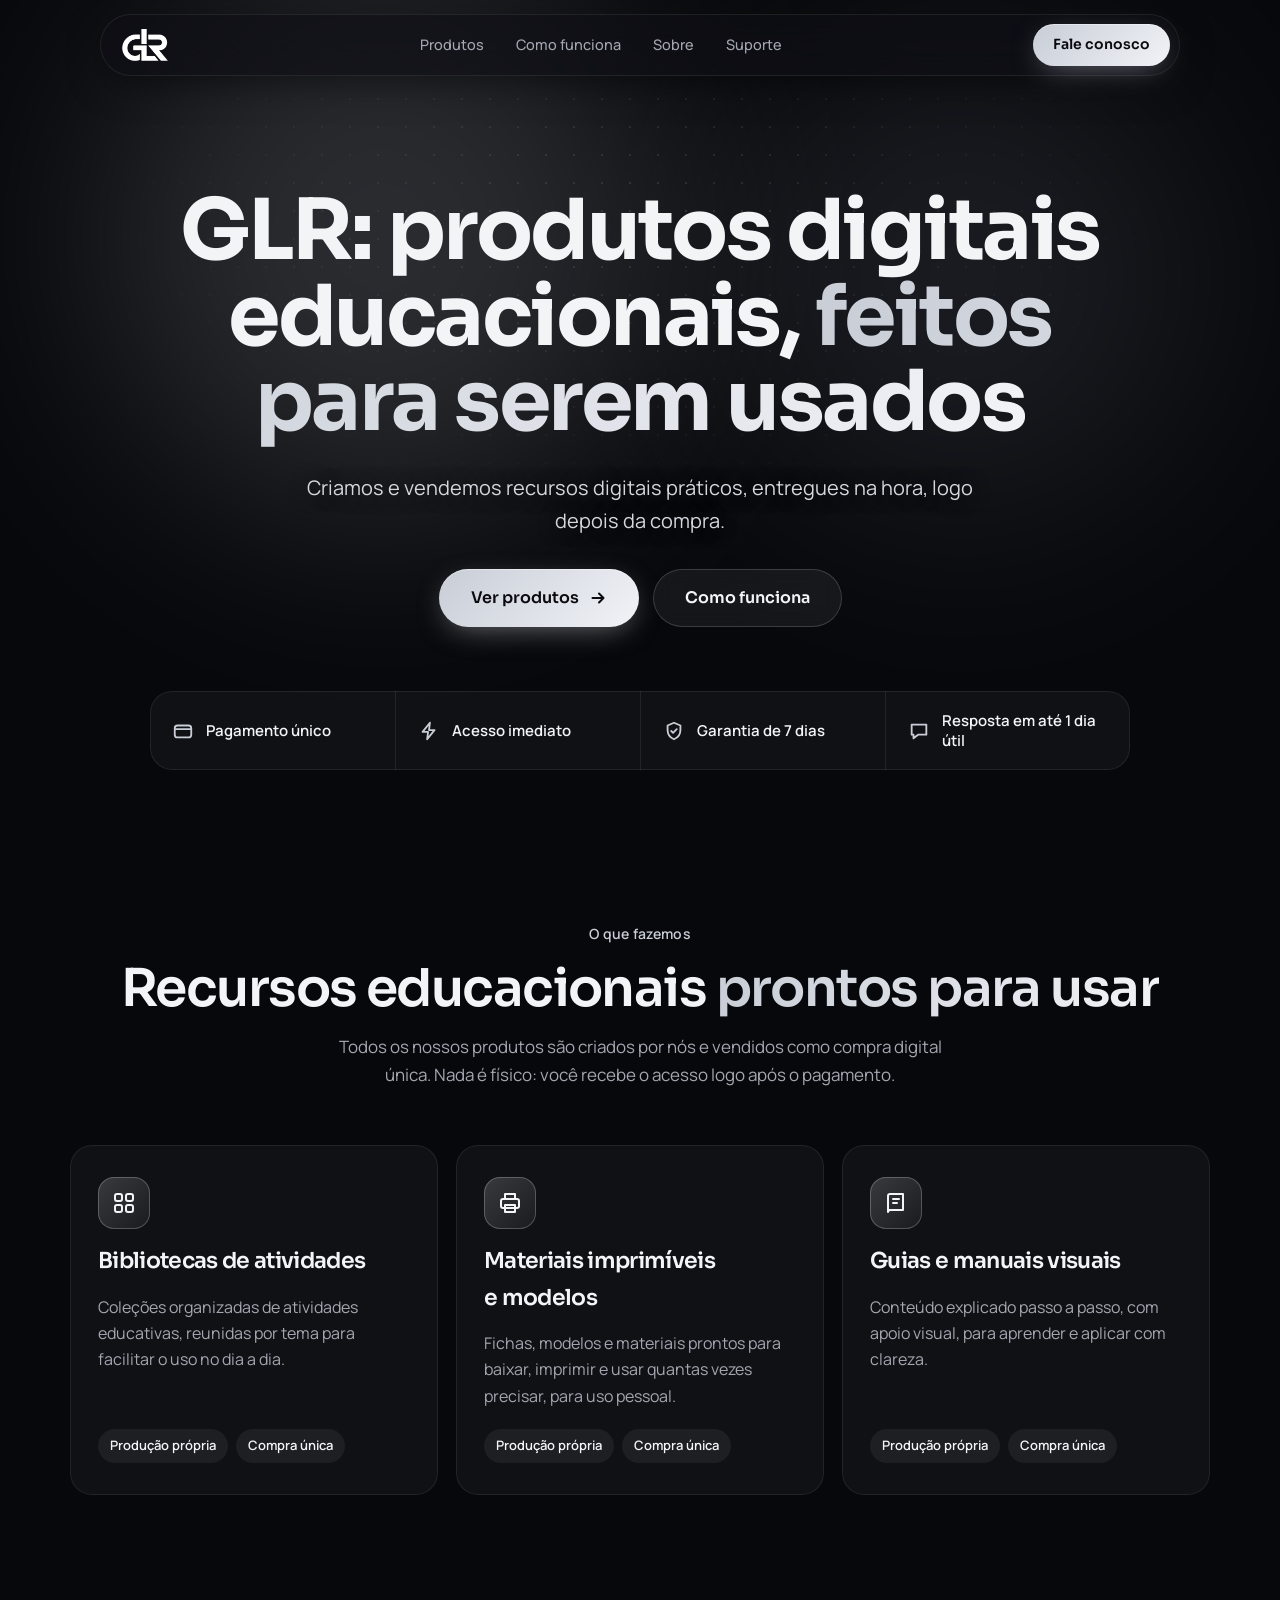
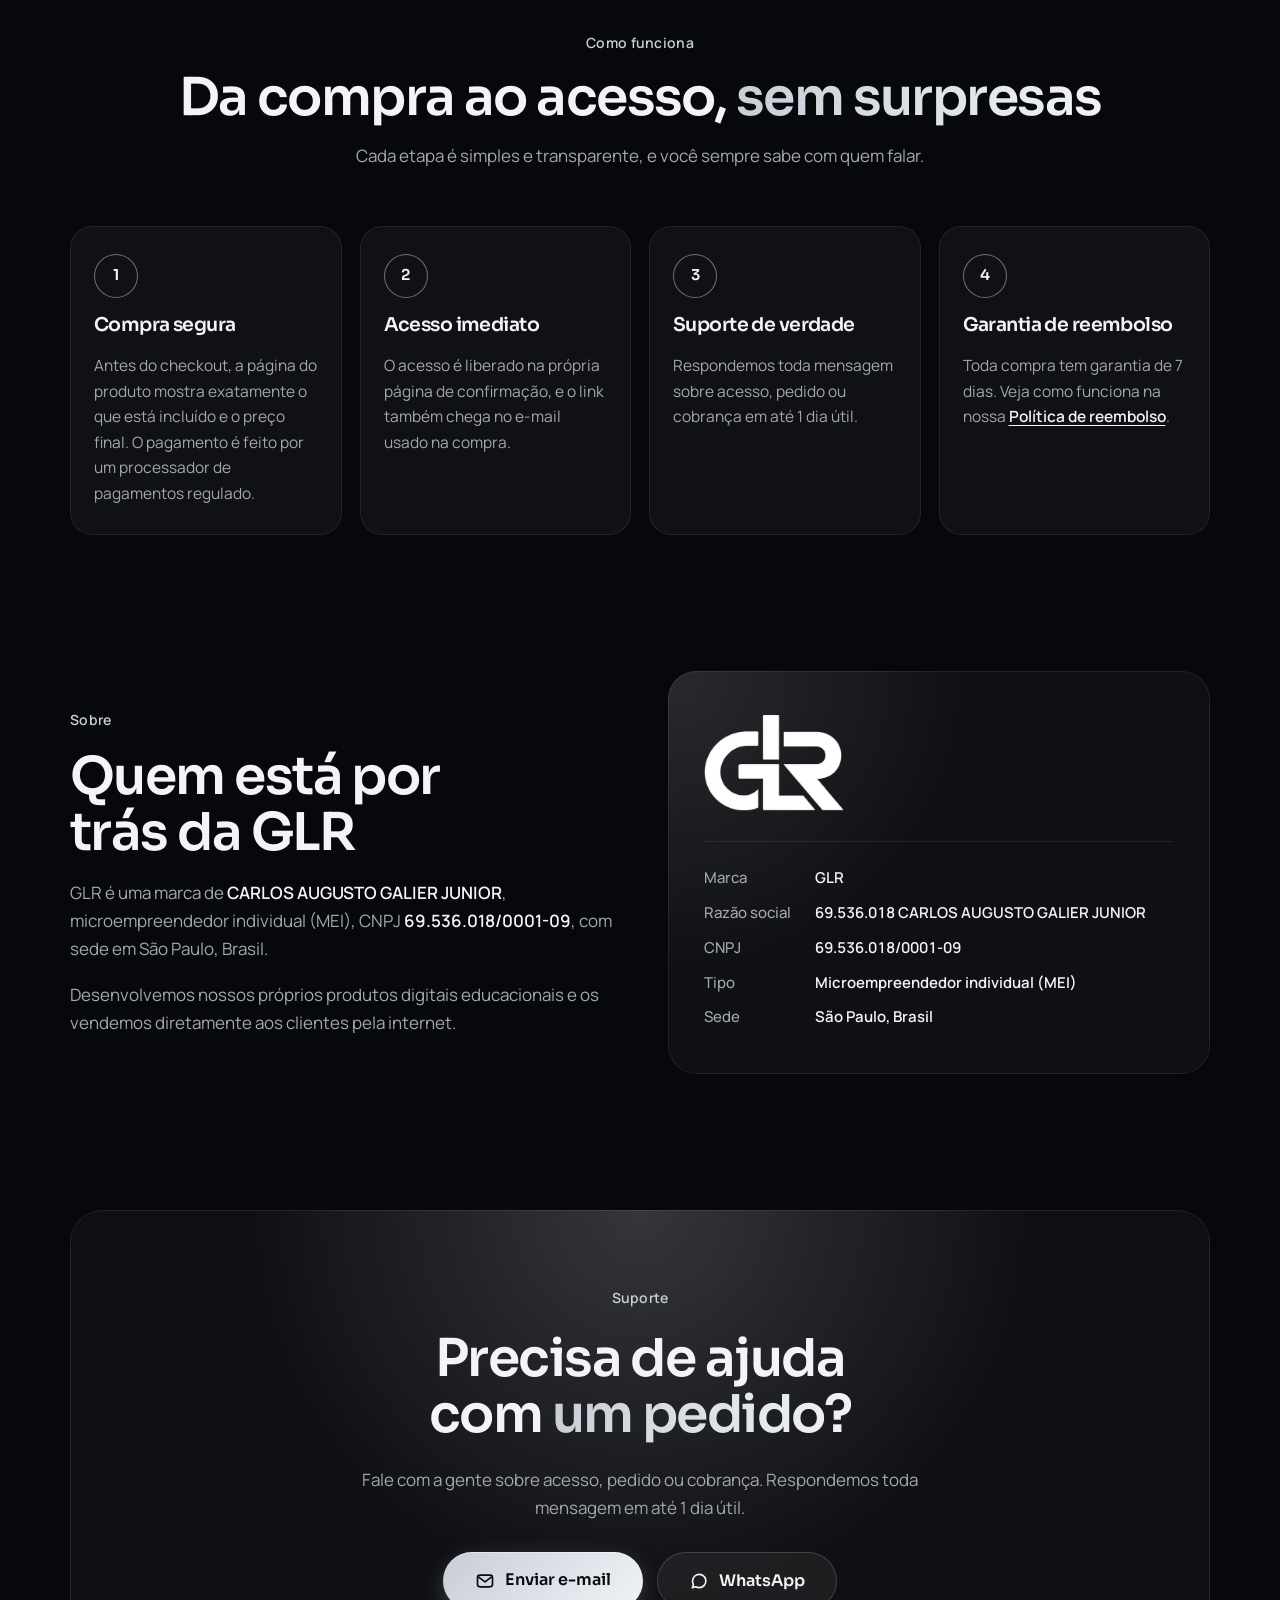
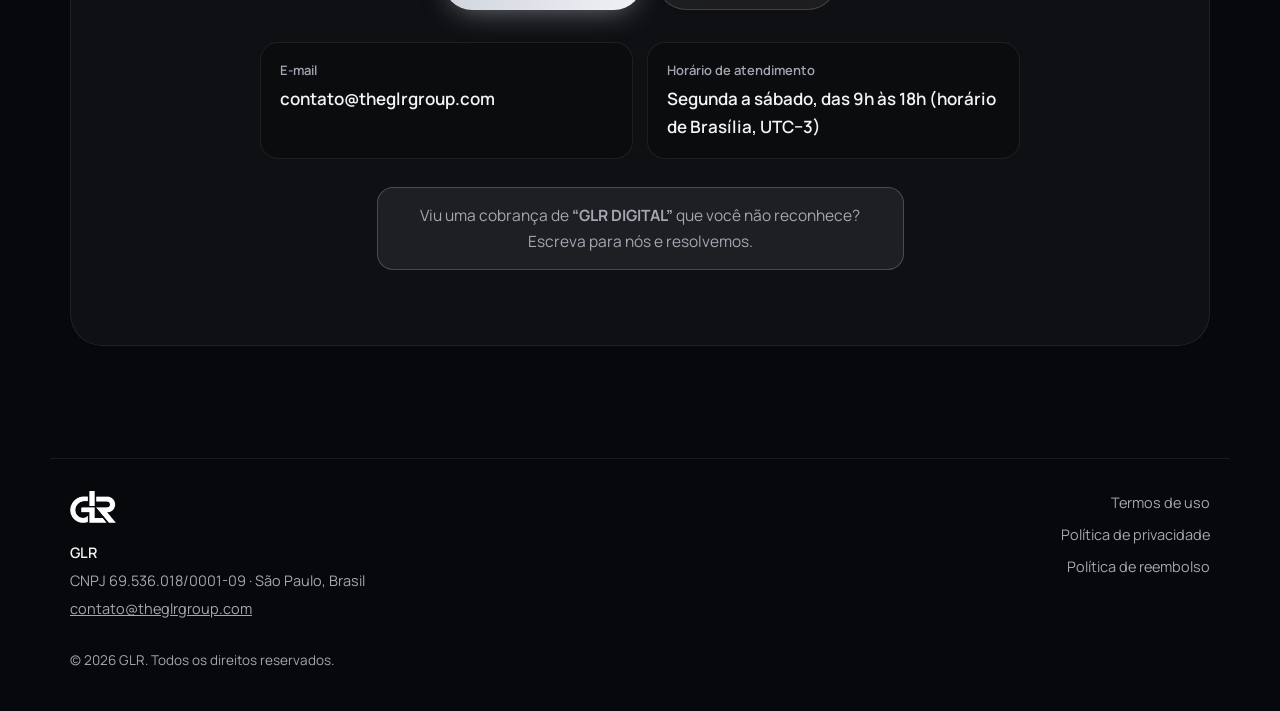
<file: index.html>
<!doctype html>
<html lang="pt-BR">
<head>
<meta charset="utf-8">
<meta name="viewport" content="width=device-width, initial-scale=1, viewport-fit=cover">
<title>GLR | Produtos digitais educacionais</title>
<meta name="description" content="A GLR cria e vende produtos digitais educacionais: bibliotecas de atividades, materiais imprimíveis e guias visuais. Pagamento único e acesso imediato após a compra.">
<link rel="icon" href="/assets/glr-mark.png">
<link rel="preconnect" href="https://fonts.googleapis.com">
<link rel="preconnect" href="https://fonts.gstatic.com" crossorigin>
<link rel="stylesheet" href="https://fonts.googleapis.com/css2?family=Sora:wght@400;500;600;700&family=Manrope:wght@400;500;600;700&display=swap">
<link rel="stylesheet" href="/assets/site.css">
</head>
<body>

<header>
  <nav class="nav" aria-label="Principal">
    <a class="logo" href="#topo" aria-label="GLR, início"><img src="/assets/glr-mark.png" alt="GLR" width="46" height="32"></a>
    <ul>
      <li><a href="#produtos">Produtos</a></li>
      <li><a href="#como-funciona">Como funciona</a></li>
      <li><a href="#sobre">Sobre</a></li>
      <li><a href="#suporte">Suporte</a></li>
    </ul>
    <a class="btn btn-primary" href="#suporte">Fale conosco</a>
  </nav>
</header>

<main id="topo">
  <section class="hero">
    <div class="aurora" aria-hidden="true"><i></i><i></i></div>
    <div class="wrap">
      <div class="hero-inner">
        <h1>GLR: produtos digitais educacionais, <span class="grad">feitos para serem usados</span></h1>
        <p class="lead">Criamos e vendemos recursos digitais práticos, entregues na hora, logo depois da compra.</p>
        <div class="cta-row">
          <a class="btn btn-primary btn-lg" href="#produtos">Ver produtos
            <svg class="arrow" width="18" height="18" viewBox="0 0 18 18" fill="none" aria-hidden="true"><path d="M3.5 9h11M10 4.5L14.5 9 10 13.5" stroke="currentColor" stroke-width="2" stroke-linecap="round" stroke-linejoin="round"/></svg></a>
          <a class="btn btn-glass btn-lg" href="#como-funciona">Como funciona</a>
        </div>
      </div>

      <div class="facts">
        <div class="fact"><svg width="22" height="22" viewBox="0 0 24 24" fill="none" aria-hidden="true"><rect x="3" y="6" width="18" height="13" rx="3" stroke="currentColor" stroke-width="2"/><path d="M3 10h18" stroke="currentColor" stroke-width="2"/></svg><span>Pagamento único</span></div>
        <div class="fact"><svg width="22" height="22" viewBox="0 0 24 24" fill="none" aria-hidden="true"><path d="M13 3L5 13h6l-1 8 8-10h-6l1-8z" stroke="currentColor" stroke-width="2" stroke-linejoin="round"/></svg><span>Acesso imediato</span></div>
        <div class="fact"><svg width="22" height="22" viewBox="0 0 24 24" fill="none" aria-hidden="true"><path d="M12 3l7 3v5c0 5-3 8.5-7 10-4-1.5-7-5-7-10V6l7-3z" stroke="currentColor" stroke-width="2" stroke-linejoin="round"/><path d="M9 12l2 2 4-4" stroke="currentColor" stroke-width="2" stroke-linecap="round" stroke-linejoin="round"/></svg><span>Garantia de 7 dias</span></div>
        <div class="fact"><svg width="22" height="22" viewBox="0 0 24 24" fill="none" aria-hidden="true"><path d="M4 5h16v11H11l-5 4v-4H4z" stroke="currentColor" stroke-width="2" stroke-linejoin="round"/></svg><span>Resposta em até 1 dia útil</span></div>
      </div>
    </div>
  </section>

  <section class="block" id="produtos">
    <div class="wrap">
      <div class="head">
        <span class="eyebrow">O que fazemos</span>
        <h2>Recursos educacionais <span class="grad">prontos para usar</span></h2>
        <p>Todos os nossos produtos são criados por nós e vendidos como compra digital única. Nada é físico: você recebe o acesso logo após o pagamento.</p>
      </div>
      <div class="cards">
        <article class="card">
          <div class="ico"><svg width="24" height="24" viewBox="0 0 24 24" fill="none" aria-hidden="true"><rect x="3" y="3" width="7" height="7" rx="2" stroke="currentColor" stroke-width="2"/><rect x="14" y="3" width="7" height="7" rx="2" stroke="currentColor" stroke-width="2"/><rect x="3" y="14" width="7" height="7" rx="2" stroke="currentColor" stroke-width="2"/><rect x="14" y="14" width="7" height="7" rx="2" stroke="currentColor" stroke-width="2"/></svg></div>
          <h3>Bibliotecas de atividades</h3>
          <p>Coleções organizadas de atividades educativas, reunidas por tema para facilitar o uso no dia a dia.</p>
          <div class="tags"><span>Produção própria</span><span>Compra única</span></div>
        </article>
        <article class="card">
          <div class="ico"><svg width="24" height="24" viewBox="0 0 24 24" fill="none" aria-hidden="true"><path d="M7 8V3h10v5" stroke="currentColor" stroke-width="2" stroke-linejoin="round"/><rect x="3" y="8" width="18" height="9" rx="2" stroke="currentColor" stroke-width="2"/><path d="M7 14h10v7H7z" stroke="currentColor" stroke-width="2" stroke-linejoin="round"/></svg></div>
          <h3>Materiais imprimíveis e modelos</h3>
          <p>Fichas, modelos e materiais prontos para baixar, imprimir e usar quantas vezes precisar, para uso pessoal.</p>
          <div class="tags"><span>Produção própria</span><span>Compra única</span></div>
        </article>
        <article class="card">
          <div class="ico"><svg width="24" height="24" viewBox="0 0 24 24" fill="none" aria-hidden="true"><path d="M4 5a2 2 0 012-2h13v16H6a2 2 0 00-2 2V5z" stroke="currentColor" stroke-width="2" stroke-linejoin="round"/><path d="M4 21a2 2 0 012-2h13" stroke="currentColor" stroke-width="2"/><path d="M9 8h6M9 12h4" stroke="currentColor" stroke-width="2" stroke-linecap="round"/></svg></div>
          <h3>Guias e manuais visuais</h3>
          <p>Conteúdo explicado passo a passo, com apoio visual, para aprender e aplicar com clareza.</p>
          <div class="tags"><span>Produção própria</span><span>Compra única</span></div>
        </article>
      </div>
    </div>
  </section>

  <section class="block" id="como-funciona">
    <div class="wrap">
      <div class="head">
        <span class="eyebrow">Como funciona</span>
        <h2>Da compra ao acesso, <span class="grad">sem surpresas</span></h2>
        <p>Cada etapa é simples e transparente, e você sempre sabe com quem falar.</p>
      </div>
      <div class="steps">
        <div class="step"><span class="n">1</span><h3>Compra segura</h3><p>Antes do checkout, a página do produto mostra exatamente o que está incluído e o preço final. O pagamento é feito por um processador de pagamentos regulado.</p></div>
        <div class="step"><span class="n">2</span><h3>Acesso imediato</h3><p>O acesso é liberado na própria página de confirmação, e o link também chega no e-mail usado na compra.</p></div>
        <div class="step"><span class="n">3</span><h3>Suporte de verdade</h3><p>Respondemos toda mensagem sobre acesso, pedido ou cobrança em até 1 dia útil.</p></div>
        <div class="step"><span class="n">4</span><h3>Garantia de reembolso</h3><p>Toda compra tem garantia de 7 dias. Veja como funciona na nossa <a href="/refund">Política de reembolso</a>.</p></div>
      </div>
    </div>
  </section>

  <section class="block" id="sobre">
    <div class="wrap about">
      <div class="stack">
        <span class="eyebrow">Sobre</span>
        <h2>Quem está por trás da GLR</h2>
        <p>GLR é uma marca de <strong>CARLOS AUGUSTO GALIER JUNIOR</strong>, microempreendedor individual (MEI), CNPJ <strong>69.536.018/0001-09</strong>, com sede em São Paulo, Brasil.</p>
        <p>Desenvolvemos nossos próprios produtos digitais educacionais e os vendemos diretamente aos clientes pela internet.</p>
      </div>
      <div class="brand">
        <img src="/assets/glr-mark.png" alt="GLR" width="140" height="97">
        <dl>
          <dt>Marca</dt><dd>GLR</dd>
          <dt>Razão social</dt><dd>69.536.018 CARLOS AUGUSTO GALIER JUNIOR</dd>
          <dt>CNPJ</dt><dd>69.536.018/0001-09</dd>
          <dt>Tipo</dt><dd>Microempreendedor individual (MEI)</dd>
          <dt>Sede</dt><dd>São Paulo, Brasil</dd>
        </dl>
      </div>
    </div>
  </section>

  <section class="block" id="suporte">
    <div class="wrap">
      <div class="support">
        <span class="eyebrow">Suporte</span>
        <h2>Precisa de ajuda com <span class="grad">um pedido?</span></h2>
        <p>Fale com a gente sobre acesso, pedido ou cobrança. Respondemos toda mensagem em até 1 dia útil.</p>
        <div class="cta-row">
          <a class="btn btn-primary btn-lg" href="mailto:contato@theglrgroup.com">
            <svg width="20" height="20" viewBox="0 0 24 24" fill="none" aria-hidden="true"><rect x="3" y="5" width="18" height="14" rx="3" stroke="currentColor" stroke-width="2"/><path d="M4 7l8 6 8-6" stroke="currentColor" stroke-width="2" stroke-linejoin="round"/></svg>
            Enviar e-mail</a>
          <a class="btn btn-glass btn-lg" href="https://wa.me/5511939341730" target="_blank" rel="noopener">
            <svg width="20" height="20" viewBox="0 0 24 24" fill="none" aria-hidden="true"><path d="M4 20l1.3-4A8 8 0 1112 20a8 8 0 01-4-1.1z" stroke="currentColor" stroke-width="2" stroke-linejoin="round"/></svg>
            WhatsApp</a>
        </div>
        <div class="support-info">
          <div class="info"><small>E-mail</small><span><a href="mailto:contato@theglrgroup.com">contato@theglrgroup.com</a></span></div>
          <div class="info"><small>Horário de atendimento</small><span>Segunda a sábado, das 9h às 18h (horário de Brasília, UTC−3)</span></div>
        </div>
        <p class="notice">Viu uma cobrança de <strong>“GLR DIGITAL”</strong> que você não reconhece? Escreva para nós e resolvemos.</p>
      </div>
    </div>
  </section>
</main>

<footer>
  <div class="wrap foot">
    <div class="legal-id">
      <img src="/assets/glr-mark.png" alt="GLR" width="46" height="32">
      <strong>GLR</strong>
      <span>CNPJ 69.536.018/0001-09 · São Paulo, Brasil</span>
      <span><a href="mailto:contato@theglrgroup.com">contato@theglrgroup.com</a></span>
    </div>
    <nav aria-label="Documentos legais">
      <a href="/terms">Termos de uso</a>
      <a href="/privacy">Política de privacidade</a>
      <a href="/refund">Política de reembolso</a>
    </nav>
    <span class="copy">© 2026 GLR. Todos os direitos reservados.</span>
  </div>
</footer>

<script src="/assets/site.js"></script>
</body>
</html>
</file>
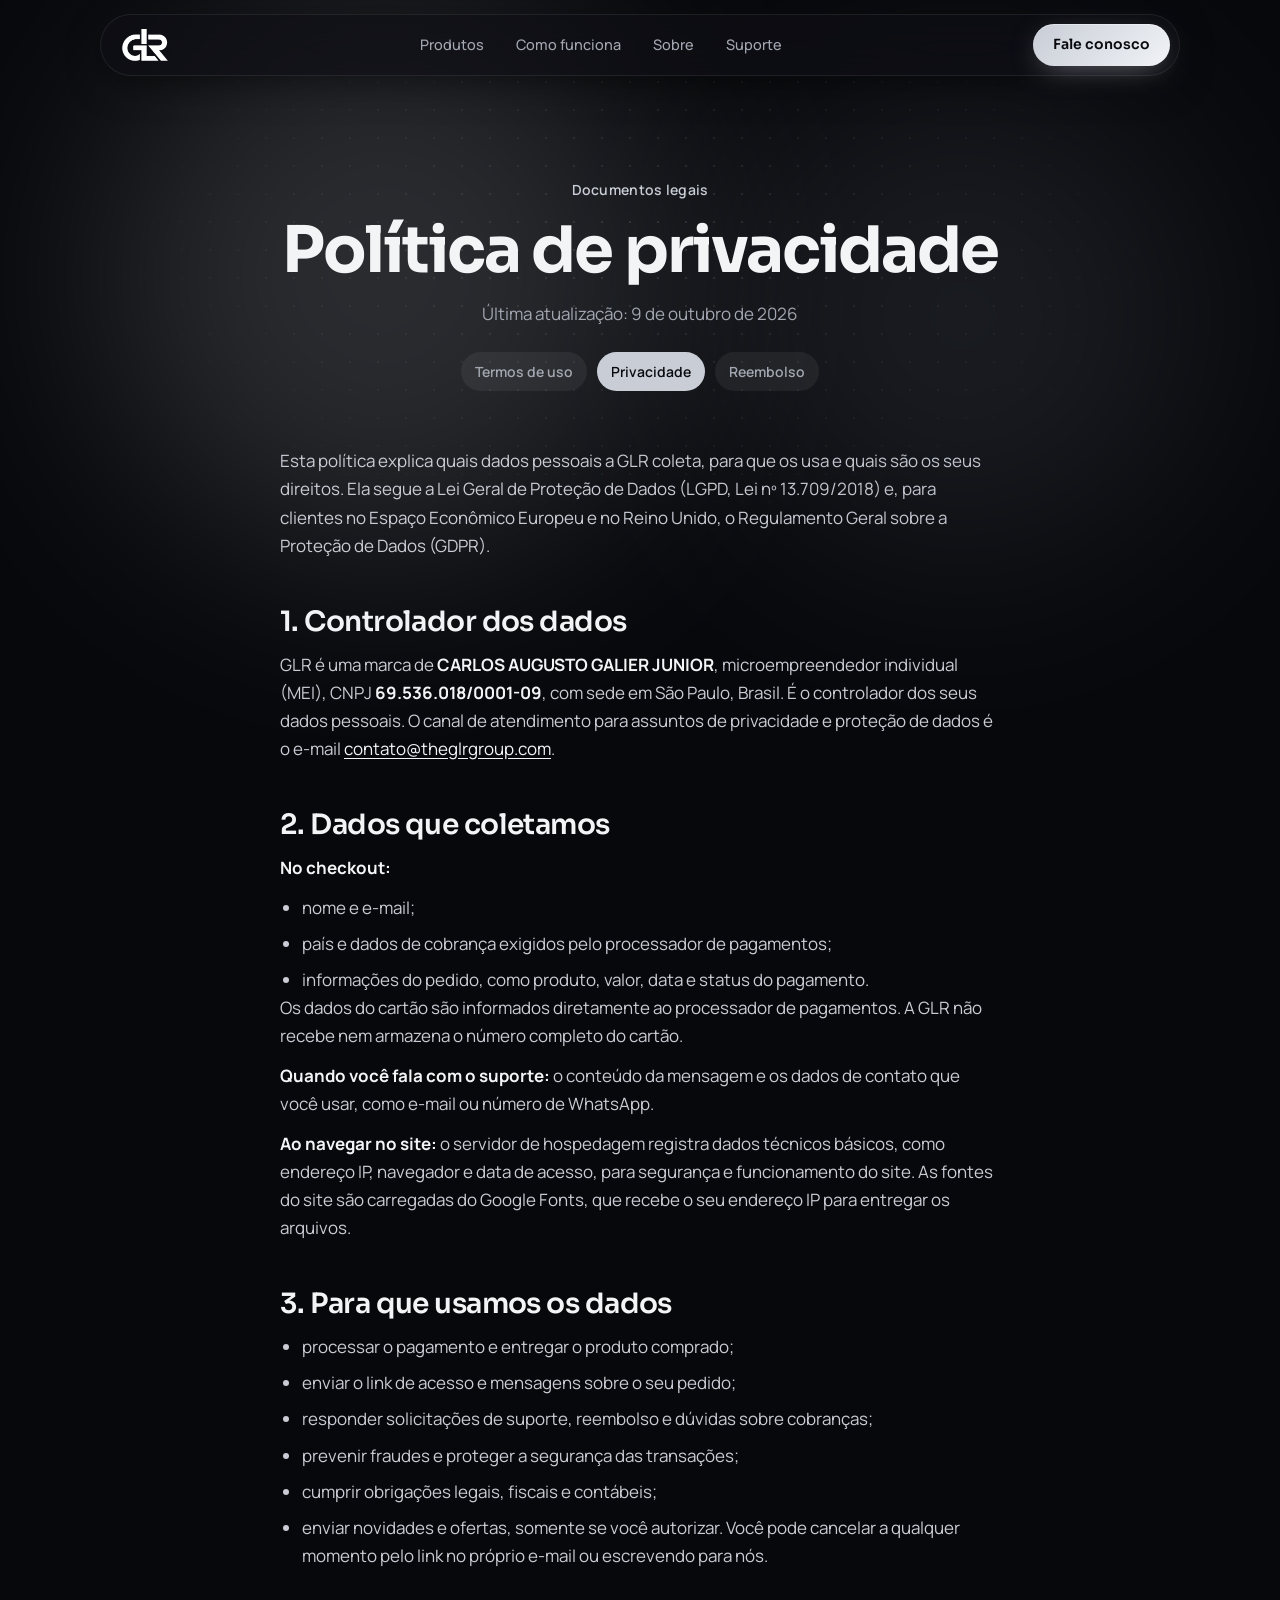
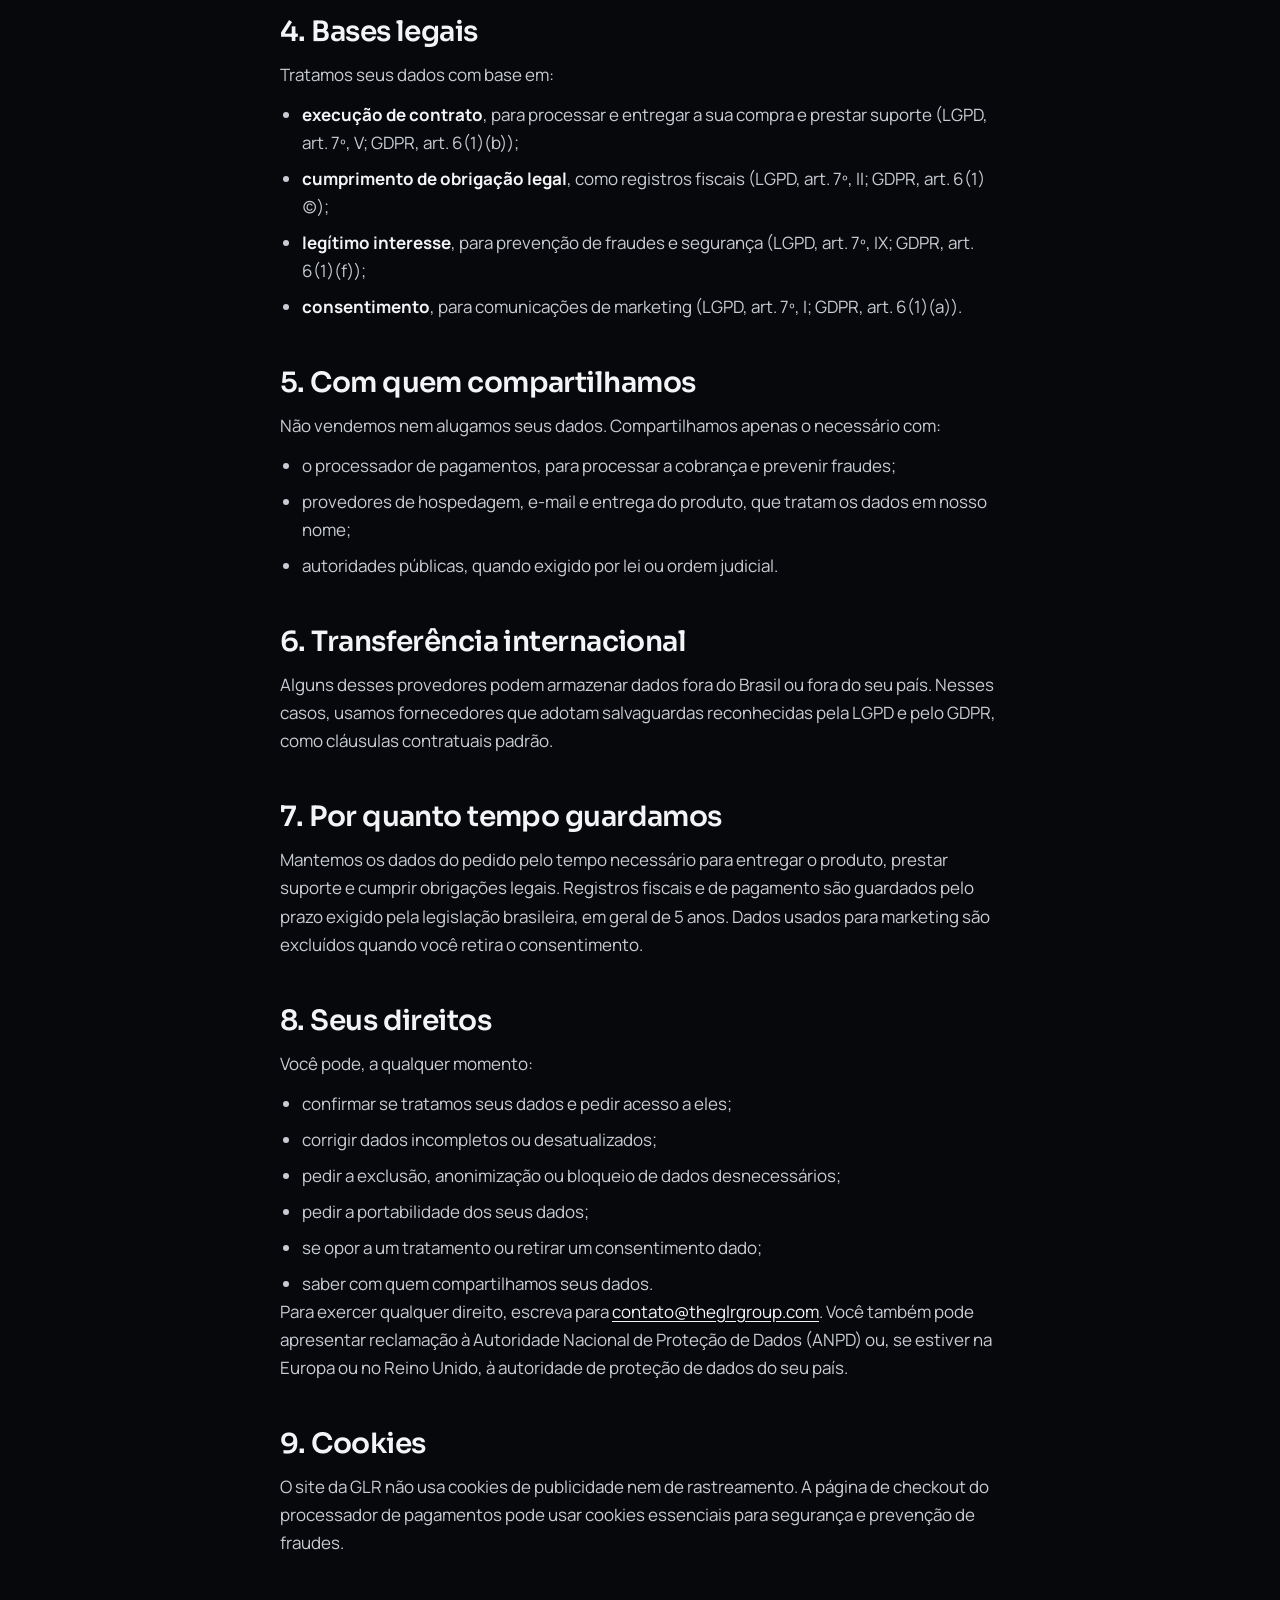
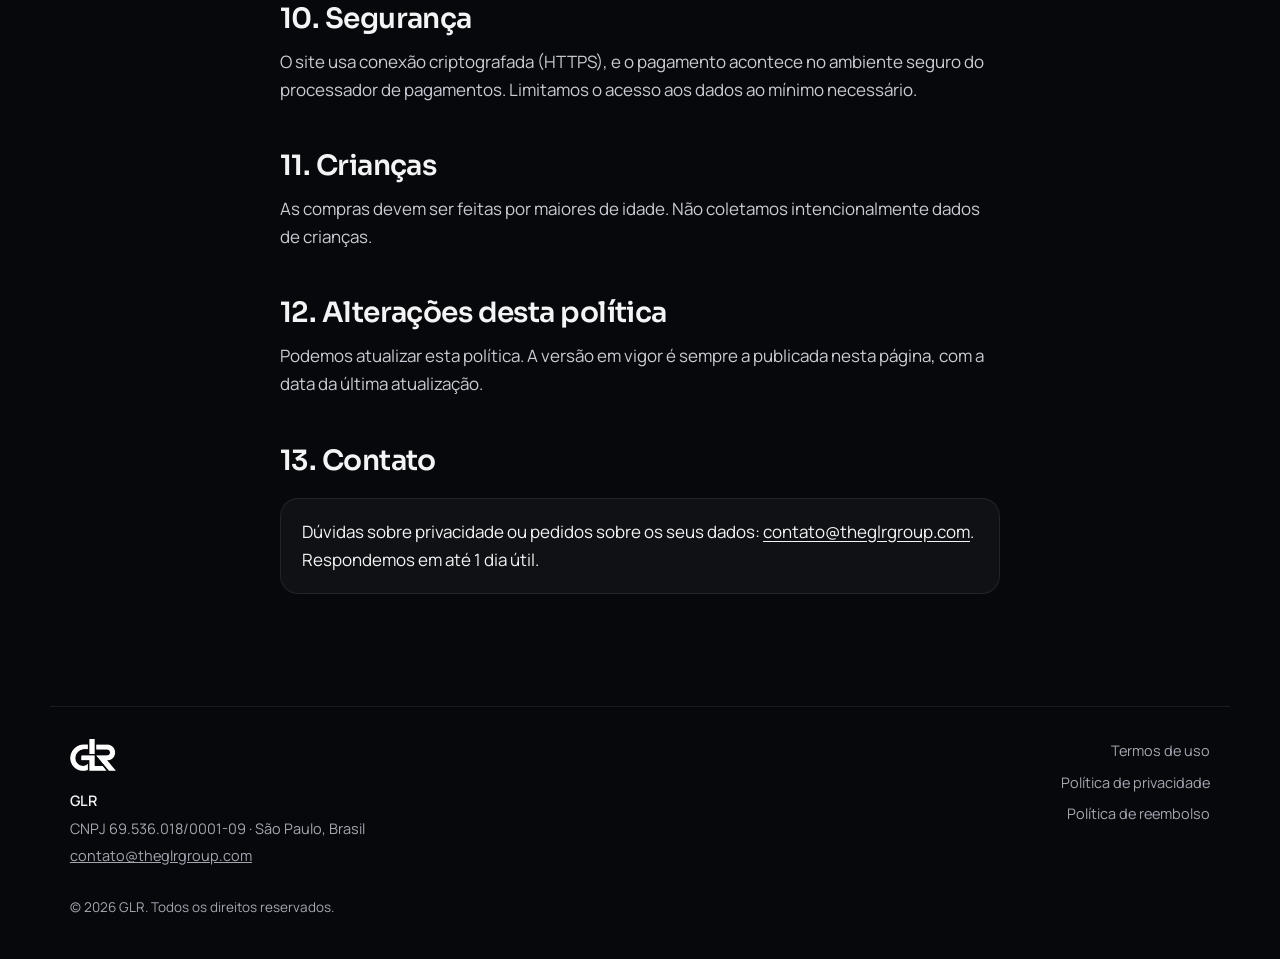
<file: privacy/index.html>
<!doctype html>
<html lang="pt-BR">
<head>
<meta charset="utf-8">
<meta name="viewport" content="width=device-width, initial-scale=1, viewport-fit=cover">
<title>Política de privacidade | GLR</title>
<meta name="description" content="Como a GLR coleta, usa e protege seus dados pessoais, conforme a LGPD e o GDPR.">
<link rel="icon" href="/assets/glr-mark.png">
<link rel="preconnect" href="https://fonts.googleapis.com">
<link rel="preconnect" href="https://fonts.gstatic.com" crossorigin>
<link rel="stylesheet" href="https://fonts.googleapis.com/css2?family=Sora:wght@400;500;600;700&family=Manrope:wght@400;500;600;700&display=swap">
<link rel="stylesheet" href="/assets/site.css">
</head>
<body>

<header>
  <nav class="nav" aria-label="Principal">
    <a class="logo" href="/" aria-label="GLR, início"><img src="/assets/glr-mark.png" alt="GLR" width="46" height="32"></a>
    <ul>
      <li><a href="/#produtos">Produtos</a></li>
      <li><a href="/#como-funciona">Como funciona</a></li>
      <li><a href="/#sobre">Sobre</a></li>
      <li><a href="/#suporte">Suporte</a></li>
    </ul>
    <a class="btn btn-primary" href="/#suporte">Fale conosco</a>
  </nav>
</header>

<main>
  <section class="doc-hero">
    <div class="aurora" aria-hidden="true"><i></i><i></i></div>
    <div class="wrap hero-inner">
      <span class="eyebrow">Documentos legais</span>
      <h1>Política de privacidade</h1>
      <p>Última atualização: 9 de outubro de 2026</p>
      <nav class="doc-nav" aria-label="Documentos legais">
        <a href="/terms">Termos de uso</a>
        <a href="/privacy" aria-current="page">Privacidade</a>
        <a href="/refund">Reembolso</a>
      </nav>
    </div>
  </section>

  <article class="wrap doc">
    <p>Esta política explica quais dados pessoais a GLR coleta, para que os usa e quais são os seus direitos. Ela segue a Lei Geral de Proteção de Dados (LGPD, Lei nº 13.709/2018) e, para clientes no Espaço Econômico Europeu e no Reino Unido, o Regulamento Geral sobre a Proteção de Dados (GDPR).</p>

    <h2>1. Controlador dos dados</h2>
    <p>GLR é uma marca de <strong>CARLOS AUGUSTO GALIER JUNIOR</strong>, microempreendedor individual (MEI), CNPJ <strong>69.536.018/0001-09</strong>, com sede em São Paulo, Brasil. É o controlador dos seus dados pessoais. O canal de atendimento para assuntos de privacidade e proteção de dados é o e-mail <a href="mailto:contato@theglrgroup.com">contato@theglrgroup.com</a>.</p>

    <h2>2. Dados que coletamos</h2>
    <p><strong>No checkout:</strong></p>
    <ul>
      <li>nome e e-mail;</li>
      <li>país e dados de cobrança exigidos pelo processador de pagamentos;</li>
      <li>informações do pedido, como produto, valor, data e status do pagamento.</li>
    </ul>
    <p>Os dados do cartão são informados diretamente ao processador de pagamentos. A GLR não recebe nem armazena o número completo do cartão.</p>
    <p><strong>Quando você fala com o suporte:</strong> o conteúdo da mensagem e os dados de contato que você usar, como e-mail ou número de WhatsApp.</p>
    <p><strong>Ao navegar no site:</strong> o servidor de hospedagem registra dados técnicos básicos, como endereço IP, navegador e data de acesso, para segurança e funcionamento do site. As fontes do site são carregadas do Google Fonts, que recebe o seu endereço IP para entregar os arquivos.</p>

    <h2>3. Para que usamos os dados</h2>
    <ul>
      <li>processar o pagamento e entregar o produto comprado;</li>
      <li>enviar o link de acesso e mensagens sobre o seu pedido;</li>
      <li>responder solicitações de suporte, reembolso e dúvidas sobre cobranças;</li>
      <li>prevenir fraudes e proteger a segurança das transações;</li>
      <li>cumprir obrigações legais, fiscais e contábeis;</li>
      <li>enviar novidades e ofertas, somente se você autorizar. Você pode cancelar a qualquer momento pelo link no próprio e-mail ou escrevendo para nós.</li>
    </ul>

    <h2>4. Bases legais</h2>
    <p>Tratamos seus dados com base em:</p>
    <ul>
      <li><strong>execução de contrato</strong>, para processar e entregar a sua compra e prestar suporte (LGPD, art. 7º, V; GDPR, art. 6(1)(b));</li>
      <li><strong>cumprimento de obrigação legal</strong>, como registros fiscais (LGPD, art. 7º, II; GDPR, art. 6(1)(c));</li>
      <li><strong>legítimo interesse</strong>, para prevenção de fraudes e segurança (LGPD, art. 7º, IX; GDPR, art. 6(1)(f));</li>
      <li><strong>consentimento</strong>, para comunicações de marketing (LGPD, art. 7º, I; GDPR, art. 6(1)(a)).</li>
    </ul>

    <h2>5. Com quem compartilhamos</h2>
    <p>Não vendemos nem alugamos seus dados. Compartilhamos apenas o necessário com:</p>
    <ul>
      <li>o processador de pagamentos, para processar a cobrança e prevenir fraudes;</li>
      <li>provedores de hospedagem, e-mail e entrega do produto, que tratam os dados em nosso nome;</li>
      <li>autoridades públicas, quando exigido por lei ou ordem judicial.</li>
    </ul>

    <h2>6. Transferência internacional</h2>
    <p>Alguns desses provedores podem armazenar dados fora do Brasil ou fora do seu país. Nesses casos, usamos fornecedores que adotam salvaguardas reconhecidas pela LGPD e pelo GDPR, como cláusulas contratuais padrão.</p>

    <h2>7. Por quanto tempo guardamos</h2>
    <p>Mantemos os dados do pedido pelo tempo necessário para entregar o produto, prestar suporte e cumprir obrigações legais. Registros fiscais e de pagamento são guardados pelo prazo exigido pela legislação brasileira, em geral de 5 anos. Dados usados para marketing são excluídos quando você retira o consentimento.</p>

    <h2>8. Seus direitos</h2>
    <p>Você pode, a qualquer momento:</p>
    <ul>
      <li>confirmar se tratamos seus dados e pedir acesso a eles;</li>
      <li>corrigir dados incompletos ou desatualizados;</li>
      <li>pedir a exclusão, anonimização ou bloqueio de dados desnecessários;</li>
      <li>pedir a portabilidade dos seus dados;</li>
      <li>se opor a um tratamento ou retirar um consentimento dado;</li>
      <li>saber com quem compartilhamos seus dados.</li>
    </ul>
    <p>Para exercer qualquer direito, escreva para <a href="mailto:contato@theglrgroup.com">contato@theglrgroup.com</a>. Você também pode apresentar reclamação à Autoridade Nacional de Proteção de Dados (ANPD) ou, se estiver na Europa ou no Reino Unido, à autoridade de proteção de dados do seu país.</p>

    <h2>9. Cookies</h2>
    <p>O site da GLR não usa cookies de publicidade nem de rastreamento. A página de checkout do processador de pagamentos pode usar cookies essenciais para segurança e prevenção de fraudes.</p>

    <h2>10. Segurança</h2>
    <p>O site usa conexão criptografada (HTTPS), e o pagamento acontece no ambiente seguro do processador de pagamentos. Limitamos o acesso aos dados ao mínimo necessário.</p>

    <h2>11. Crianças</h2>
    <p>As compras devem ser feitas por maiores de idade. Não coletamos intencionalmente dados de crianças.</p>

    <h2>12. Alterações desta política</h2>
    <p>Podemos atualizar esta política. A versão em vigor é sempre a publicada nesta página, com a data da última atualização.</p>

    <h2>13. Contato</h2>
    <div class="box">
      <p>Dúvidas sobre privacidade ou pedidos sobre os seus dados: <a href="mailto:contato@theglrgroup.com">contato@theglrgroup.com</a>. Respondemos em até 1 dia útil.</p>
    </div>
  </article>
</main>

<footer>
  <div class="wrap foot">
    <div class="legal-id">
      <img src="/assets/glr-mark.png" alt="GLR" width="46" height="32">
      <strong>GLR</strong>
      <span>CNPJ 69.536.018/0001-09 · São Paulo, Brasil</span>
      <span><a href="mailto:contato@theglrgroup.com">contato@theglrgroup.com</a></span>
    </div>
    <nav aria-label="Documentos legais">
      <a href="/terms">Termos de uso</a>
      <a href="/privacy">Política de privacidade</a>
      <a href="/refund">Política de reembolso</a>
    </nav>
    <span class="copy">© 2026 GLR. Todos os direitos reservados.</span>
  </div>
</footer>

<script src="/assets/site.js"></script>
</body>
</html>
</file>
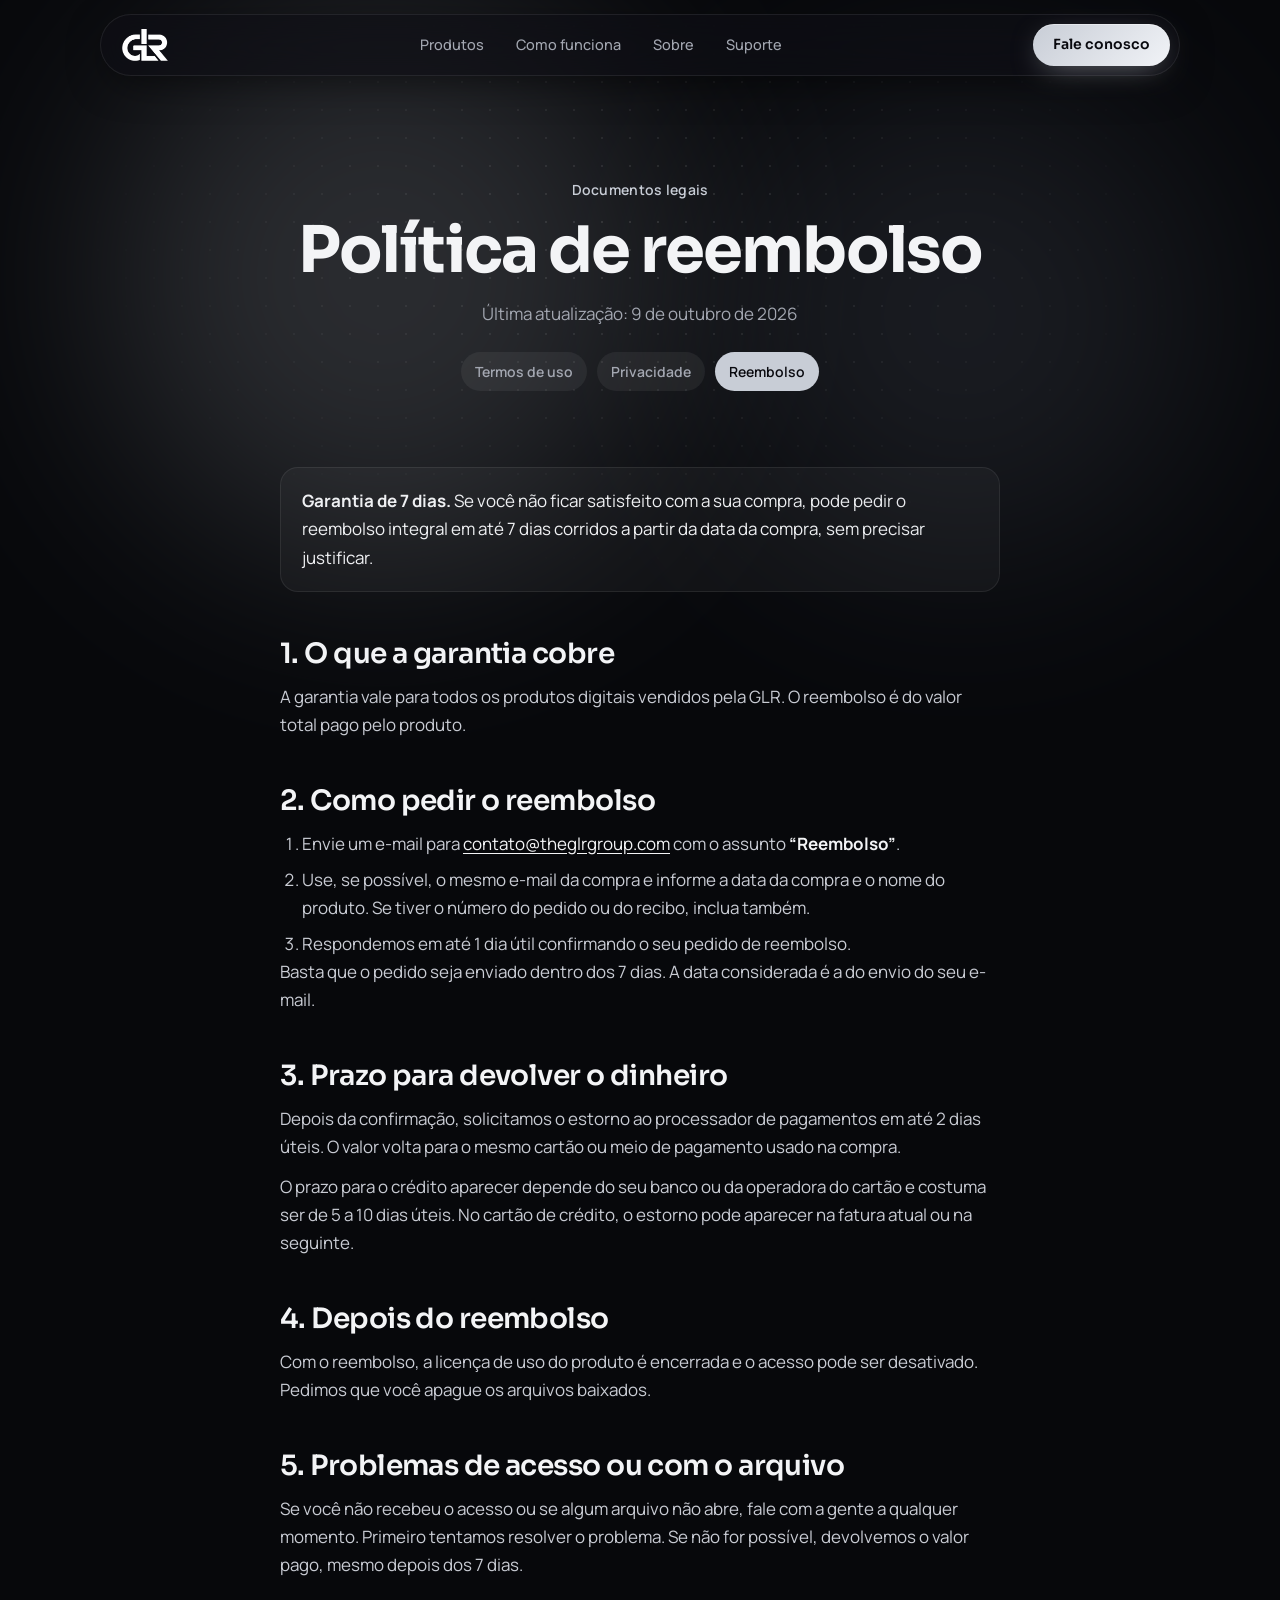
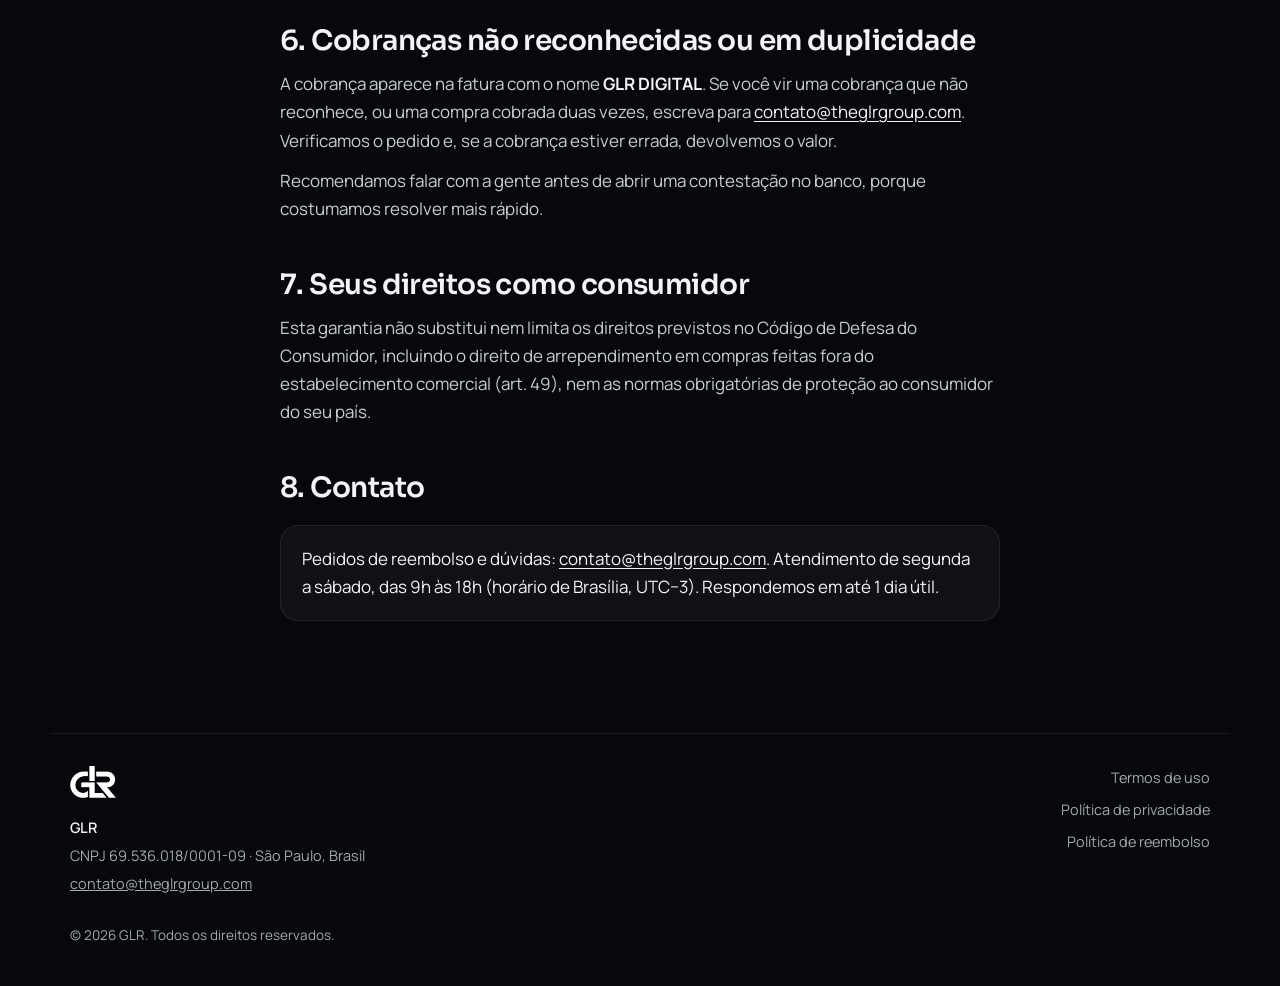
<file: refund/index.html>
<!doctype html>
<html lang="pt-BR">
<head>
<meta charset="utf-8">
<meta name="viewport" content="width=device-width, initial-scale=1, viewport-fit=cover">
<title>Política de reembolso | GLR</title>
<meta name="description" content="Garantia de 7 dias em todas as compras da GLR: como pedir reembolso e em quanto tempo o valor é devolvido.">
<link rel="icon" href="/assets/glr-mark.png">
<link rel="preconnect" href="https://fonts.googleapis.com">
<link rel="preconnect" href="https://fonts.gstatic.com" crossorigin>
<link rel="stylesheet" href="https://fonts.googleapis.com/css2?family=Sora:wght@400;500;600;700&family=Manrope:wght@400;500;600;700&display=swap">
<link rel="stylesheet" href="/assets/site.css">
</head>
<body>

<header>
  <nav class="nav" aria-label="Principal">
    <a class="logo" href="/" aria-label="GLR, início"><img src="/assets/glr-mark.png" alt="GLR" width="46" height="32"></a>
    <ul>
      <li><a href="/#produtos">Produtos</a></li>
      <li><a href="/#como-funciona">Como funciona</a></li>
      <li><a href="/#sobre">Sobre</a></li>
      <li><a href="/#suporte">Suporte</a></li>
    </ul>
    <a class="btn btn-primary" href="/#suporte">Fale conosco</a>
  </nav>
</header>

<main>
  <section class="doc-hero">
    <div class="aurora" aria-hidden="true"><i></i><i></i></div>
    <div class="wrap hero-inner">
      <span class="eyebrow">Documentos legais</span>
      <h1>Política de reembolso</h1>
      <p>Última atualização: 9 de outubro de 2026</p>
      <nav class="doc-nav" aria-label="Documentos legais">
        <a href="/terms">Termos de uso</a>
        <a href="/privacy">Privacidade</a>
        <a href="/refund" aria-current="page">Reembolso</a>
      </nav>
    </div>
  </section>

  <article class="wrap doc">
    <div class="box">
      <p><strong>Garantia de 7 dias.</strong> Se você não ficar satisfeito com a sua compra, pode pedir o reembolso integral em até 7 dias corridos a partir da data da compra, sem precisar justificar.</p>
    </div>

    <h2>1. O que a garantia cobre</h2>
    <p>A garantia vale para todos os produtos digitais vendidos pela GLR. O reembolso é do valor total pago pelo produto.</p>

    <h2>2. Como pedir o reembolso</h2>
    <ol>
      <li>Envie um e-mail para <a href="mailto:contato@theglrgroup.com">contato@theglrgroup.com</a> com o assunto <strong>“Reembolso”</strong>.</li>
      <li>Use, se possível, o mesmo e-mail da compra e informe a data da compra e o nome do produto. Se tiver o número do pedido ou do recibo, inclua também.</li>
      <li>Respondemos em até 1 dia útil confirmando o seu pedido de reembolso.</li>
    </ol>
    <p>Basta que o pedido seja enviado dentro dos 7 dias. A data considerada é a do envio do seu e-mail.</p>

    <h2>3. Prazo para devolver o dinheiro</h2>
    <p>Depois da confirmação, solicitamos o estorno ao processador de pagamentos em até 2 dias úteis. O valor volta para o mesmo cartão ou meio de pagamento usado na compra.</p>
    <p>O prazo para o crédito aparecer depende do seu banco ou da operadora do cartão e costuma ser de 5 a 10 dias úteis. No cartão de crédito, o estorno pode aparecer na fatura atual ou na seguinte.</p>

    <h2>4. Depois do reembolso</h2>
    <p>Com o reembolso, a licença de uso do produto é encerrada e o acesso pode ser desativado. Pedimos que você apague os arquivos baixados.</p>

    <h2>5. Problemas de acesso ou com o arquivo</h2>
    <p>Se você não recebeu o acesso ou se algum arquivo não abre, fale com a gente a qualquer momento. Primeiro tentamos resolver o problema. Se não for possível, devolvemos o valor pago, mesmo depois dos 7 dias.</p>

    <h2>6. Cobranças não reconhecidas ou em duplicidade</h2>
    <p>A cobrança aparece na fatura com o nome <strong>GLR DIGITAL</strong>. Se você vir uma cobrança que não reconhece, ou uma compra cobrada duas vezes, escreva para <a href="mailto:contato@theglrgroup.com">contato@theglrgroup.com</a>. Verificamos o pedido e, se a cobrança estiver errada, devolvemos o valor.</p>
    <p>Recomendamos falar com a gente antes de abrir uma contestação no banco, porque costumamos resolver mais rápido.</p>

    <h2>7. Seus direitos como consumidor</h2>
    <p>Esta garantia não substitui nem limita os direitos previstos no Código de Defesa do Consumidor, incluindo o direito de arrependimento em compras feitas fora do estabelecimento comercial (art. 49), nem as normas obrigatórias de proteção ao consumidor do seu país.</p>

    <h2>8. Contato</h2>
    <div class="box">
      <p>Pedidos de reembolso e dúvidas: <a href="mailto:contato@theglrgroup.com">contato@theglrgroup.com</a>. Atendimento de segunda a sábado, das 9h às 18h (horário de Brasília, UTC−3). Respondemos em até 1 dia útil.</p>
    </div>
  </article>
</main>

<footer>
  <div class="wrap foot">
    <div class="legal-id">
      <img src="/assets/glr-mark.png" alt="GLR" width="46" height="32">
      <strong>GLR</strong>
      <span>CNPJ 69.536.018/0001-09 · São Paulo, Brasil</span>
      <span><a href="mailto:contato@theglrgroup.com">contato@theglrgroup.com</a></span>
    </div>
    <nav aria-label="Documentos legais">
      <a href="/terms">Termos de uso</a>
      <a href="/privacy">Política de privacidade</a>
      <a href="/refund">Política de reembolso</a>
    </nav>
    <span class="copy">© 2026 GLR. Todos os direitos reservados.</span>
  </div>
</footer>

<script src="/assets/site.js"></script>
</body>
</html>
</file>
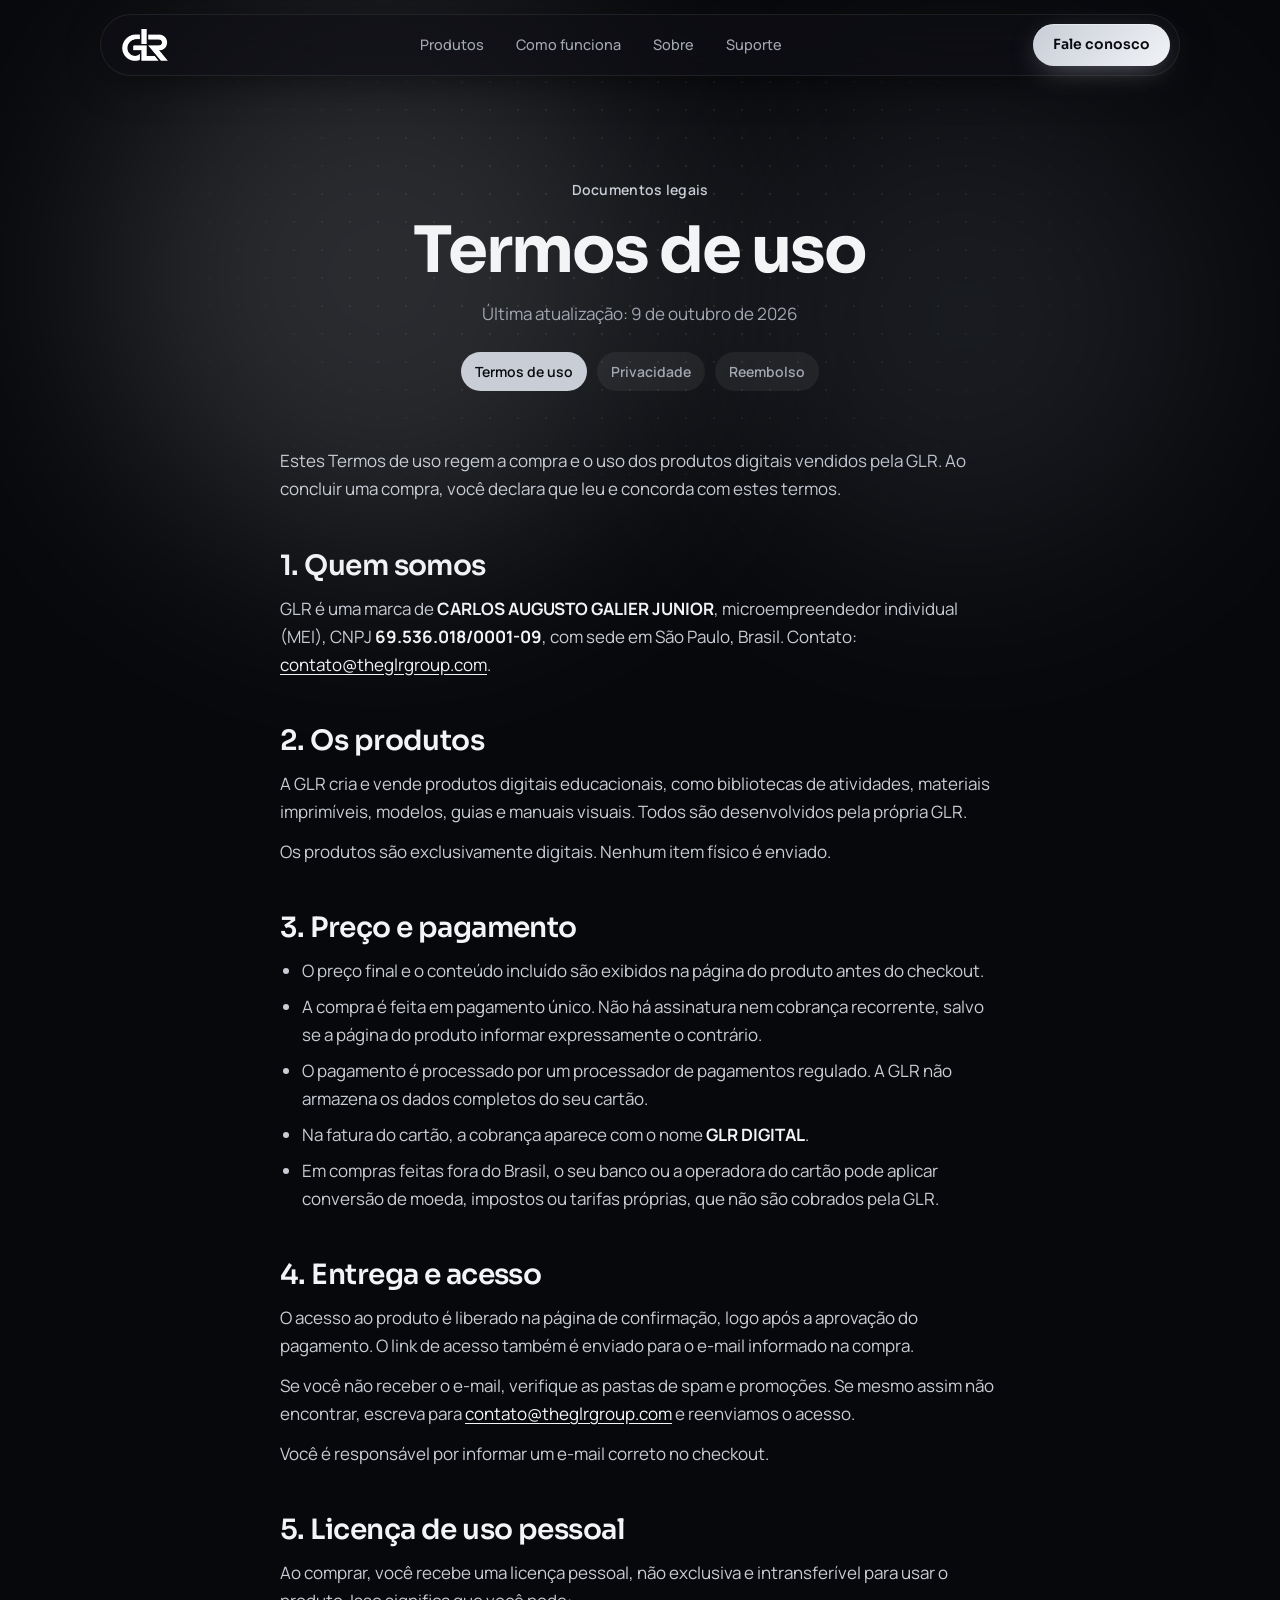
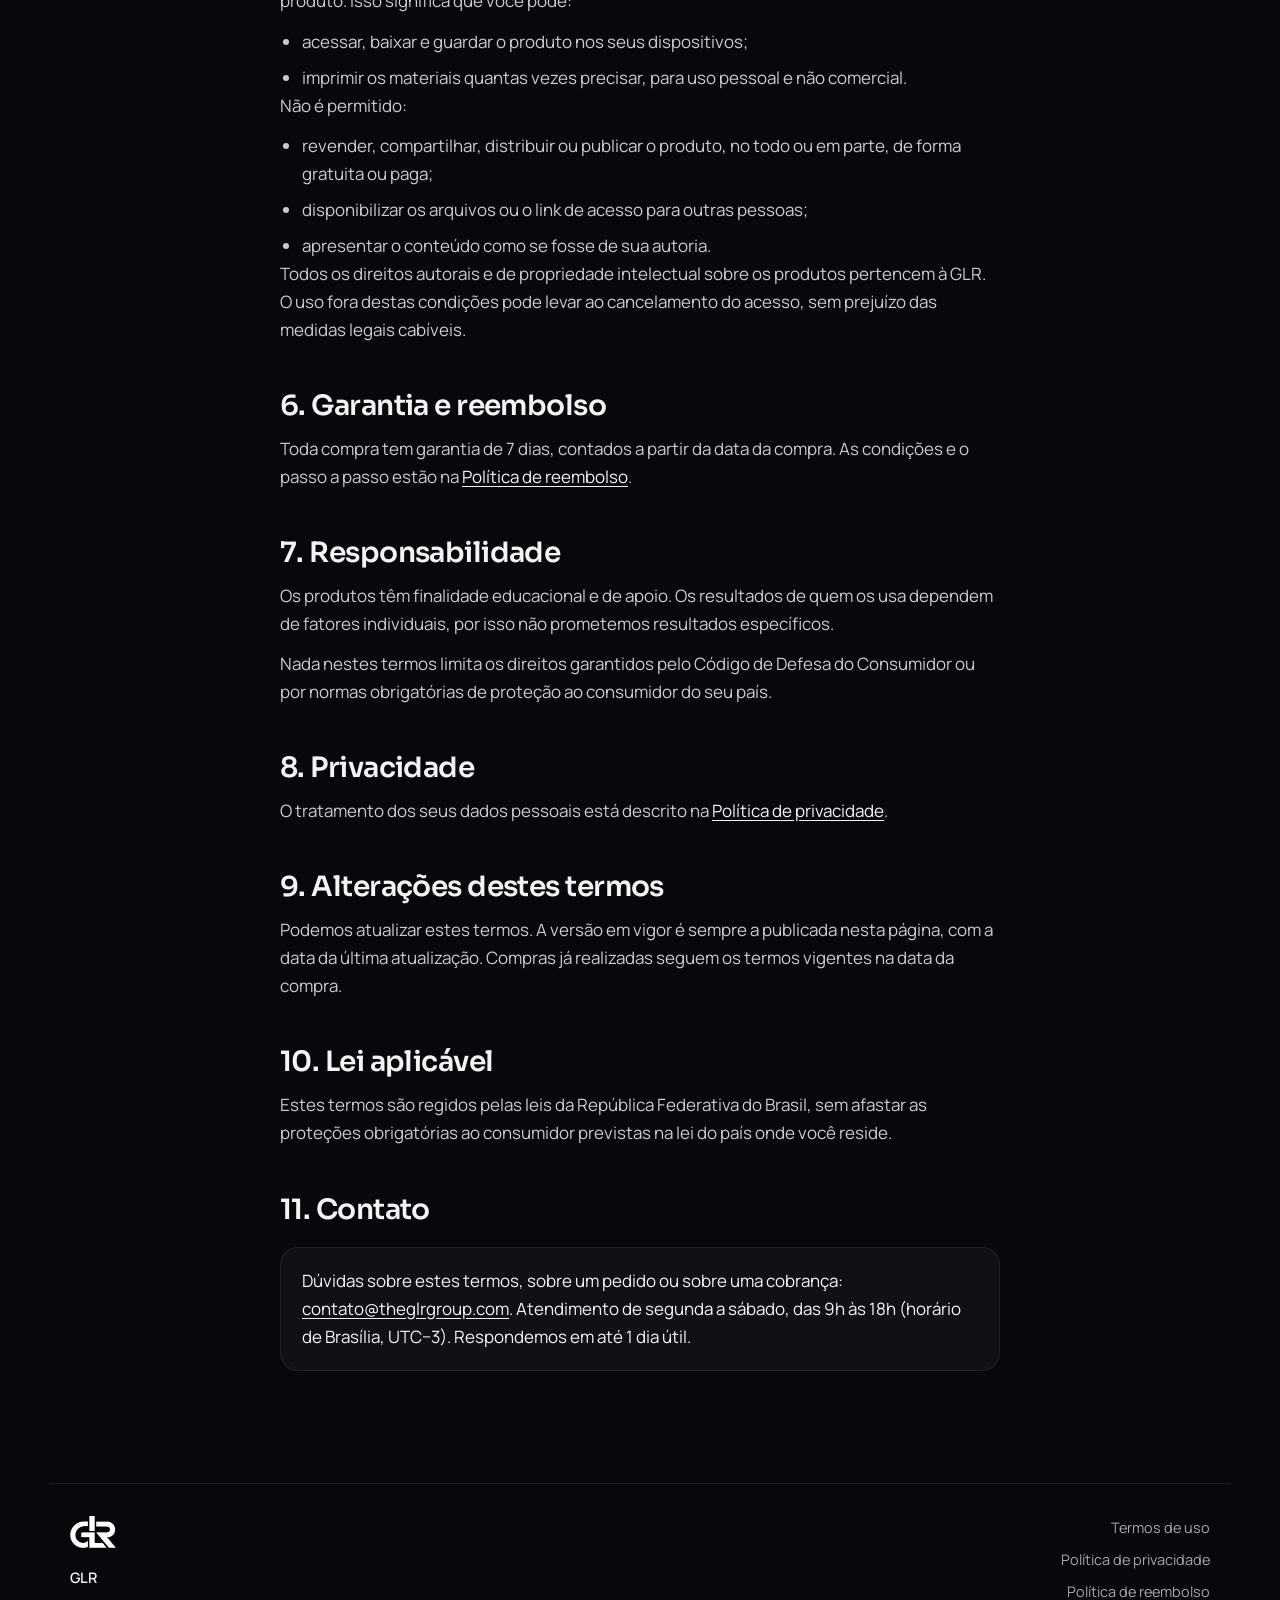
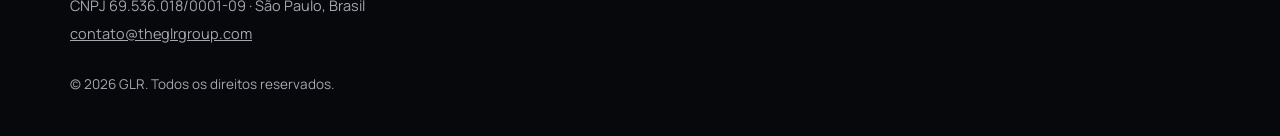
<file: terms/index.html>
<!doctype html>
<html lang="pt-BR">
<head>
<meta charset="utf-8">
<meta name="viewport" content="width=device-width, initial-scale=1, viewport-fit=cover">
<title>Termos de uso | GLR</title>
<meta name="description" content="Termos de uso dos produtos digitais educacionais vendidos pela GLR.">
<link rel="icon" href="/assets/glr-mark.png">
<link rel="preconnect" href="https://fonts.googleapis.com">
<link rel="preconnect" href="https://fonts.gstatic.com" crossorigin>
<link rel="stylesheet" href="https://fonts.googleapis.com/css2?family=Sora:wght@400;500;600;700&family=Manrope:wght@400;500;600;700&display=swap">
<link rel="stylesheet" href="/assets/site.css">
</head>
<body>

<header>
  <nav class="nav" aria-label="Principal">
    <a class="logo" href="/" aria-label="GLR, início"><img src="/assets/glr-mark.png" alt="GLR" width="46" height="32"></a>
    <ul>
      <li><a href="/#produtos">Produtos</a></li>
      <li><a href="/#como-funciona">Como funciona</a></li>
      <li><a href="/#sobre">Sobre</a></li>
      <li><a href="/#suporte">Suporte</a></li>
    </ul>
    <a class="btn btn-primary" href="/#suporte">Fale conosco</a>
  </nav>
</header>

<main>
  <section class="doc-hero">
    <div class="aurora" aria-hidden="true"><i></i><i></i></div>
    <div class="wrap hero-inner">
      <span class="eyebrow">Documentos legais</span>
      <h1>Termos de uso</h1>
      <p>Última atualização: 9 de outubro de 2026</p>
      <nav class="doc-nav" aria-label="Documentos legais">
        <a href="/terms" aria-current="page">Termos de uso</a>
        <a href="/privacy">Privacidade</a>
        <a href="/refund">Reembolso</a>
      </nav>
    </div>
  </section>

  <article class="wrap doc">
    <p>Estes Termos de uso regem a compra e o uso dos produtos digitais vendidos pela GLR. Ao concluir uma compra, você declara que leu e concorda com estes termos.</p>

    <h2>1. Quem somos</h2>
    <p>GLR é uma marca de <strong>CARLOS AUGUSTO GALIER JUNIOR</strong>, microempreendedor individual (MEI), CNPJ <strong>69.536.018/0001-09</strong>, com sede em São Paulo, Brasil. Contato: <a href="mailto:contato@theglrgroup.com">contato@theglrgroup.com</a>.</p>

    <h2>2. Os produtos</h2>
    <p>A GLR cria e vende produtos digitais educacionais, como bibliotecas de atividades, materiais imprimíveis, modelos, guias e manuais visuais. Todos são desenvolvidos pela própria GLR.</p>
    <p>Os produtos são exclusivamente digitais. Nenhum item físico é enviado.</p>

    <h2>3. Preço e pagamento</h2>
    <ul>
      <li>O preço final e o conteúdo incluído são exibidos na página do produto antes do checkout.</li>
      <li>A compra é feita em pagamento único. Não há assinatura nem cobrança recorrente, salvo se a página do produto informar expressamente o contrário.</li>
      <li>O pagamento é processado por um processador de pagamentos regulado. A GLR não armazena os dados completos do seu cartão.</li>
      <li>Na fatura do cartão, a cobrança aparece com o nome <strong>GLR DIGITAL</strong>.</li>
      <li>Em compras feitas fora do Brasil, o seu banco ou a operadora do cartão pode aplicar conversão de moeda, impostos ou tarifas próprias, que não são cobrados pela GLR.</li>
    </ul>

    <h2>4. Entrega e acesso</h2>
    <p>O acesso ao produto é liberado na página de confirmação, logo após a aprovação do pagamento. O link de acesso também é enviado para o e-mail informado na compra.</p>
    <p>Se você não receber o e-mail, verifique as pastas de spam e promoções. Se mesmo assim não encontrar, escreva para <a href="mailto:contato@theglrgroup.com">contato@theglrgroup.com</a> e reenviamos o acesso.</p>
    <p>Você é responsável por informar um e-mail correto no checkout.</p>

    <h2>5. Licença de uso pessoal</h2>
    <p>Ao comprar, você recebe uma licença pessoal, não exclusiva e intransferível para usar o produto. Isso significa que você pode:</p>
    <ul>
      <li>acessar, baixar e guardar o produto nos seus dispositivos;</li>
      <li>imprimir os materiais quantas vezes precisar, para uso pessoal e não comercial.</li>
    </ul>
    <p>Não é permitido:</p>
    <ul>
      <li>revender, compartilhar, distribuir ou publicar o produto, no todo ou em parte, de forma gratuita ou paga;</li>
      <li>disponibilizar os arquivos ou o link de acesso para outras pessoas;</li>
      <li>apresentar o conteúdo como se fosse de sua autoria.</li>
    </ul>
    <p>Todos os direitos autorais e de propriedade intelectual sobre os produtos pertencem à GLR. O uso fora destas condições pode levar ao cancelamento do acesso, sem prejuízo das medidas legais cabíveis.</p>

    <h2>6. Garantia e reembolso</h2>
    <p>Toda compra tem garantia de 7 dias, contados a partir da data da compra. As condições e o passo a passo estão na <a href="/refund">Política de reembolso</a>.</p>

    <h2>7. Responsabilidade</h2>
    <p>Os produtos têm finalidade educacional e de apoio. Os resultados de quem os usa dependem de fatores individuais, por isso não prometemos resultados específicos.</p>
    <p>Nada nestes termos limita os direitos garantidos pelo Código de Defesa do Consumidor ou por normas obrigatórias de proteção ao consumidor do seu país.</p>

    <h2>8. Privacidade</h2>
    <p>O tratamento dos seus dados pessoais está descrito na <a href="/privacy">Política de privacidade</a>.</p>

    <h2>9. Alterações destes termos</h2>
    <p>Podemos atualizar estes termos. A versão em vigor é sempre a publicada nesta página, com a data da última atualização. Compras já realizadas seguem os termos vigentes na data da compra.</p>

    <h2>10. Lei aplicável</h2>
    <p>Estes termos são regidos pelas leis da República Federativa do Brasil, sem afastar as proteções obrigatórias ao consumidor previstas na lei do país onde você reside.</p>

    <h2>11. Contato</h2>
    <div class="box">
      <p>Dúvidas sobre estes termos, sobre um pedido ou sobre uma cobrança: <a href="mailto:contato@theglrgroup.com">contato@theglrgroup.com</a>. Atendimento de segunda a sábado, das 9h às 18h (horário de Brasília, UTC−3). Respondemos em até 1 dia útil.</p>
    </div>
  </article>
</main>

<footer>
  <div class="wrap foot">
    <div class="legal-id">
      <img src="/assets/glr-mark.png" alt="GLR" width="46" height="32">
      <strong>GLR</strong>
      <span>CNPJ 69.536.018/0001-09 · São Paulo, Brasil</span>
      <span><a href="mailto:contato@theglrgroup.com">contato@theglrgroup.com</a></span>
    </div>
    <nav aria-label="Documentos legais">
      <a href="/terms">Termos de uso</a>
      <a href="/privacy">Política de privacidade</a>
      <a href="/refund">Política de reembolso</a>
    </nav>
    <span class="copy">© 2026 GLR. Todos os direitos reservados.</span>
  </div>
</footer>

<script src="/assets/site.js"></script>
</body>
</html>
</file>
<file: assets/site.css>
/* GLR: dark product-style site. Glass pill nav, soft silver glow, rounded cards, numbered how-it-works, support panel, legal pages */
:root{
  --bg:#07080B;
  --surface:rgba(255,255,255,.035);
  --surface-2:rgba(255,255,255,.06);
  --border:rgba(255,255,255,.08);
  --border-strong:rgba(255,255,255,.16);
  --fg:#F3F4F6;
  --muted:#A3A7B1;
  --accent:#C8CDD6;
  --accent-2:#F1F3F7;
  --accent-rgb:200,205,214;
  --on-accent:#0A0A0F;
  --display:"Sora",system-ui,sans-serif;
  --body:"Manrope",system-ui,sans-serif;
  --r:22px;
  color-scheme:dark;
}
*{box-sizing:border-box}
html{scroll-behavior:smooth}
@media (prefers-reduced-motion:reduce){html{scroll-behavior:auto}*{animation:none!important;transition:none!important}}
body{margin:0;background:var(--bg);color:var(--fg);font-family:var(--body);font-size:17px;line-height:1.65;-webkit-font-smoothing:antialiased;overflow-x:hidden}
img{max-width:100%}
a{color:inherit}
:focus-visible{outline:2px solid var(--accent);outline-offset:3px;border-radius:10px}
.wrap{max-width:1180px;margin:0 auto;padding-inline:20px}
h1,h2,h3{font-family:var(--display);text-wrap:balance;margin:0;letter-spacing:-.03em}
h2{font-size:clamp(32px,4.4vw,52px);line-height:1.08;font-weight:600}
p{margin:0}
.grad{background:linear-gradient(100deg,var(--accent),var(--accent-2));-webkit-background-clip:text;background-clip:text;color:transparent}
.eyebrow{font-size:14px;font-weight:600;color:var(--accent);letter-spacing:.02em}

/* buttons */
.btn{position:relative;display:inline-flex;align-items:center;justify-content:center;gap:10px;min-height:50px;padding:0 26px;border-radius:999px;font-family:var(--display);font-weight:600;font-size:15px;text-decoration:none;cursor:pointer;border:0;transition:transform .25s cubic-bezier(.2,.8,.2,1),box-shadow .25s,background .25s;white-space:nowrap}
.btn svg{transition:transform .25s;flex:none}
.btn:hover svg.arrow{transform:translateX(3px)}
.btn-primary{color:var(--on-accent);background:linear-gradient(135deg,var(--accent),var(--accent-2));box-shadow:0 8px 30px -10px rgba(var(--accent-rgb),.6),inset 0 1px 0 rgba(255,255,255,.4)}
.btn-primary:hover{transform:translateY(-2px);box-shadow:0 14px 40px -10px rgba(var(--accent-rgb),.75),inset 0 1px 0 rgba(255,255,255,.5)}
.btn-glass{color:var(--fg);background:var(--surface-2);box-shadow:inset 0 0 0 1px var(--border-strong);backdrop-filter:blur(10px)}
.btn-glass:hover{transform:translateY(-2px);background:rgba(255,255,255,.1)}
.btn-lg{min-height:58px;padding:0 32px;font-size:16px}

/* nav */
header{position:sticky;top:calc(env(safe-area-inset-top,0px) + 14px);z-index:30;padding-inline:16px}
.nav{max-width:1080px;margin:14px auto 0;display:flex;align-items:center;justify-content:space-between;gap:16px;padding:10px 10px 10px 22px;border-radius:999px;background:rgba(14,15,20,.65);backdrop-filter:blur(18px) saturate(140%);-webkit-backdrop-filter:blur(18px) saturate(140%);box-shadow:inset 0 0 0 1px var(--border),0 10px 40px -10px rgba(0,0,0,.6)}
.nav .logo img{height:32px;width:auto;display:block}
@media (max-width:400px){.nav{padding-left:16px}.nav .logo img{height:28px}.nav .btn{padding:0 16px;font-size:13px}}
.nav ul{display:flex;gap:4px;list-style:none;margin:0;padding:0}
.nav ul a{display:block;padding:8px 14px;border-radius:999px;text-decoration:none;color:var(--muted);font-size:14.5px;font-weight:500;transition:color .2s,background .2s}
.nav ul a:hover{color:var(--fg);background:var(--surface-2)}
.nav .btn{min-height:42px;padding:0 20px;font-size:14px}
@media (max-width:860px){.nav ul{display:none}}

/* hero */
.hero{position:relative;margin-top:-78px;padding-top:190px;padding-bottom:40px}
.aurora{position:absolute;inset:-10% 0 auto 0;height:820px;pointer-events:none;overflow:hidden;z-index:0}
.aurora i{position:absolute;border-radius:50%;filter:blur(110px);opacity:.18}
.aurora i:nth-child(1){width:560px;height:560px;left:8%;top:40px;background:var(--accent);animation:float1 16s ease-in-out infinite}
.aurora i:nth-child(2){width:480px;height:480px;right:6%;top:120px;background:#7D8597;opacity:.16;animation:float2 19s ease-in-out infinite}
.aurora::after{content:"";position:absolute;inset:0;background-image:radial-gradient(rgba(255,255,255,.11) 1px,transparent 1px);background-size:28px 28px;-webkit-mask-image:radial-gradient(ellipse 60% 55% at 50% 35%,#000 0%,transparent 75%);mask-image:radial-gradient(ellipse 60% 55% at 50% 35%,#000 0%,transparent 75%)}
@keyframes float1{50%{transform:translate(80px,60px) scale(1.1)}}
@keyframes float2{50%{transform:translate(-70px,40px) scale(.9)}}
.hero-inner{position:relative;z-index:1;display:flex;flex-direction:column;align-items:center;text-align:center;gap:26px}
.hero h1{font-size:clamp(40px,6.6vw,84px);line-height:1.02;font-weight:700;max-width:13em}
.hero .lead{color:#D4D7DE;font-size:clamp(17px,1.6vw,20px);max-width:36em;text-shadow:0 1px 18px rgba(0,0,0,.6)}
.cta-row{display:flex;flex-wrap:wrap;justify-content:center;gap:14px;margin-top:6px}
.facts{position:relative;z-index:1;margin:64px auto 0;max-width:980px;display:grid;grid-template-columns:repeat(4,minmax(0,1fr));border-radius:22px;background:var(--surface);box-shadow:inset 0 0 0 1px var(--border);overflow:hidden}
.fact{display:flex;align-items:center;gap:12px;padding:20px 22px;min-width:0}
.fact + .fact{border-left:1px solid var(--border)}
.fact svg{flex:none;color:var(--accent)}
.fact span{font-size:15px;font-weight:600;line-height:1.3}
@media (max-width:860px){.facts{grid-template-columns:repeat(2,minmax(0,1fr))}.fact:nth-child(3){border-left:0}.fact:nth-child(n+3){border-top:1px solid var(--border)}}
@media (max-width:440px){.facts{grid-template-columns:minmax(0,1fr)}.fact + .fact{border-left:0;border-top:1px solid var(--border)}}

/* sections */
section.block{padding-block:112px 24px;scroll-margin-top:100px}
.head{display:flex;flex-direction:column;align-items:center;text-align:center;gap:16px;margin-bottom:56px}
.head p{color:var(--muted);max-width:36em}

.cards{display:grid;grid-template-columns:repeat(3,minmax(0,1fr));gap:18px}
.card{position:relative;border-radius:var(--r);padding:32px 28px;background:var(--surface);box-shadow:inset 0 0 0 1px var(--border);display:flex;flex-direction:column;gap:14px;overflow:hidden;transition:box-shadow .3s,transform .3s}
.card::before{content:"";position:absolute;inset:0;border-radius:inherit;background:radial-gradient(420px circle at var(--mx,50%) var(--my,0%),rgba(var(--accent-rgb),.12),transparent 45%);opacity:0;transition:opacity .3s;pointer-events:none}
.card:hover{box-shadow:inset 0 0 0 1px var(--border-strong);transform:translateY(-3px)}
.card:hover::before{opacity:1}
.ico{width:52px;height:52px;border-radius:16px;display:grid;place-items:center;background:linear-gradient(135deg,rgba(var(--accent-rgb),.22),rgba(var(--accent-rgb),.05));box-shadow:inset 0 0 0 1px rgba(var(--accent-rgb),.3);color:var(--fg)}
.card h3{font-size:22px;font-weight:600}
.card p{color:var(--muted);font-size:16px}
.tags{display:flex;flex-wrap:wrap;gap:8px;margin-top:auto;padding-top:6px}
.tags span{font-size:13px;font-weight:600;padding:6px 12px;border-radius:999px;background:var(--surface-2);color:var(--fg)}
@media (max-width:960px){.cards{grid-template-columns:minmax(0,1fr)}}

.steps{display:grid;grid-template-columns:repeat(4,minmax(0,1fr));gap:18px;counter-reset:s}
.step{border-radius:var(--r);padding:28px 24px;background:var(--surface);box-shadow:inset 0 0 0 1px var(--border);display:flex;flex-direction:column;gap:12px}
.step .n{width:44px;height:44px;border-radius:50%;display:grid;place-items:center;font-family:var(--display);font-weight:600;font-size:15px;box-shadow:inset 0 0 0 1px rgba(var(--accent-rgb),.5);color:var(--fg)}
.step h3{font-size:19px;font-weight:600}
.step p{color:var(--muted);font-size:15.5px}
.step a{color:var(--fg);font-weight:600;text-underline-offset:3px}
@media (max-width:960px){.steps{grid-template-columns:repeat(2,minmax(0,1fr))}}
@media (max-width:560px){.steps{grid-template-columns:minmax(0,1fr)}}

.about{display:grid;grid-template-columns:minmax(0,1fr) minmax(0,1fr);gap:56px;align-items:center}
.about .stack{display:flex;flex-direction:column;gap:18px}
.about p{color:var(--muted)}
.about p strong{color:var(--fg);font-weight:600}
.brand{border-radius:28px;padding:44px 36px;background:radial-gradient(500px circle at 0% 0%,rgba(var(--accent-rgb),.14),transparent 60%),var(--surface);box-shadow:inset 0 0 0 1px var(--border);display:flex;flex-direction:column;gap:30px}
.brand img{width:100%;max-width:140px;height:auto}
.brand dl{display:grid;grid-template-columns:auto minmax(0,1fr);gap:10px 24px;margin:0;font-size:15px;padding-top:24px;border-top:1px solid var(--border)}
.brand dt{color:var(--muted);font-weight:500}
.brand dd{margin:0;font-weight:600;font-variant-numeric:tabular-nums;overflow-wrap:anywhere}
@media (max-width:900px){.about{grid-template-columns:minmax(0,1fr)}}

.support{position:relative;overflow:hidden;border-radius:32px;padding:clamp(40px,6vw,76px) clamp(22px,5vw,64px);display:flex;flex-direction:column;align-items:center;text-align:center;gap:22px;background:radial-gradient(600px circle at 50% 0%,rgba(var(--accent-rgb),.2),transparent 65%),var(--surface);box-shadow:inset 0 0 0 1px var(--border)}
.support h2{max-width:14em}
.support > p{color:var(--muted);max-width:34em}
.support .cta-row{margin-top:8px}
.support-info{display:grid;grid-template-columns:repeat(2,minmax(0,1fr));gap:14px;width:100%;max-width:760px;margin-top:10px;text-align:left}
.info{border-radius:18px;padding:18px 20px;background:rgba(0,0,0,.25);box-shadow:inset 0 0 0 1px var(--border);display:flex;flex-direction:column;gap:4px;min-width:0}
.info small{font-size:13px;color:var(--muted);font-weight:600}
.info span{font-weight:600;overflow-wrap:anywhere}
.info a{text-decoration:none}
.info a:hover{text-decoration:underline;text-underline-offset:3px}
.notice{margin-top:6px;max-width:40em;padding:16px 20px;border-radius:16px;background:rgba(var(--accent-rgb),.08);box-shadow:inset 0 0 0 1px rgba(var(--accent-rgb),.25);color:var(--fg);font-size:15.5px}
@media (max-width:640px){.support-info{grid-template-columns:minmax(0,1fr);text-align:center}}

footer{padding-block:88px 40px}
.foot{display:grid;grid-template-columns:minmax(0,1.3fr) minmax(0,1fr);gap:28px 40px;padding-top:32px;border-top:1px solid var(--border);color:var(--muted);font-size:14.5px}
.foot img{height:32px;width:auto;display:block;margin-bottom:14px;align-self:flex-start}
.foot .legal-id{display:flex;flex-direction:column;gap:4px}
.foot .legal-id strong{color:var(--fg);font-weight:600}
.foot nav{display:flex;flex-direction:column;gap:8px;align-items:flex-end}
.foot nav a{text-decoration:none}
.foot nav a:hover{color:var(--fg)}
.foot .copy{grid-column:1 / -1;font-size:13.5px}
@media (max-width:700px){.foot{grid-template-columns:minmax(0,1fr);text-align:center}.foot img{margin-inline:auto;align-self:center}.foot nav{align-items:center}}

/* phone: center content */
@media (max-width:640px){
  .aurora i:nth-child(1){width:340px;height:340px;left:-10%}
  .aurora i:nth-child(2){width:300px;height:300px}
  .card,.step{align-items:center;text-align:center}
  .tags{justify-content:center}
  .about .stack{align-items:center;text-align:center}
  .brand{align-items:center;text-align:center}
  .brand dl{grid-template-columns:minmax(0,1fr);gap:2px;text-align:center;width:100%}
  .brand dd{overflow-wrap:normal;margin-bottom:12px}
  .brand dd:last-child{margin-bottom:0}
  .fact{justify-content:center}
}

/* legal pages */
.doc-hero{position:relative;margin-top:-78px;padding-top:180px;padding-bottom:24px}
.doc-hero .hero-inner{gap:16px}
.doc-hero h1{font-size:clamp(36px,5.4vw,64px);line-height:1.05;font-weight:700}
.doc-hero p{color:var(--muted)}
.doc{max-width:760px;margin:0 auto;padding-block:32px 24px}
.doc h2{font-size:clamp(22px,2.6vw,28px);line-height:1.25;font-weight:600;margin:44px 0 12px;letter-spacing:-.02em}
.doc p,.doc li{color:#C9CCD4}
.doc p + p{margin-top:12px}
.doc ul,.doc ol{margin:12px 0 0;padding-left:22px;display:flex;flex-direction:column;gap:8px}
.doc strong{color:var(--fg)}
.doc a{color:var(--fg);text-underline-offset:3px}
.doc .box{margin-top:20px;padding:20px 22px;border-radius:18px;background:var(--surface);box-shadow:inset 0 0 0 1px var(--border)}
.doc .box p{color:var(--fg)}
.doc-nav{display:flex;flex-wrap:wrap;justify-content:center;gap:10px;margin-top:8px}
.doc-nav a{font-size:14px;font-weight:600;padding:8px 14px;border-radius:999px;background:var(--surface-2);text-decoration:none;color:var(--muted)}
.doc-nav a[aria-current="page"]{color:var(--on-accent);background:var(--accent)}
</file>
